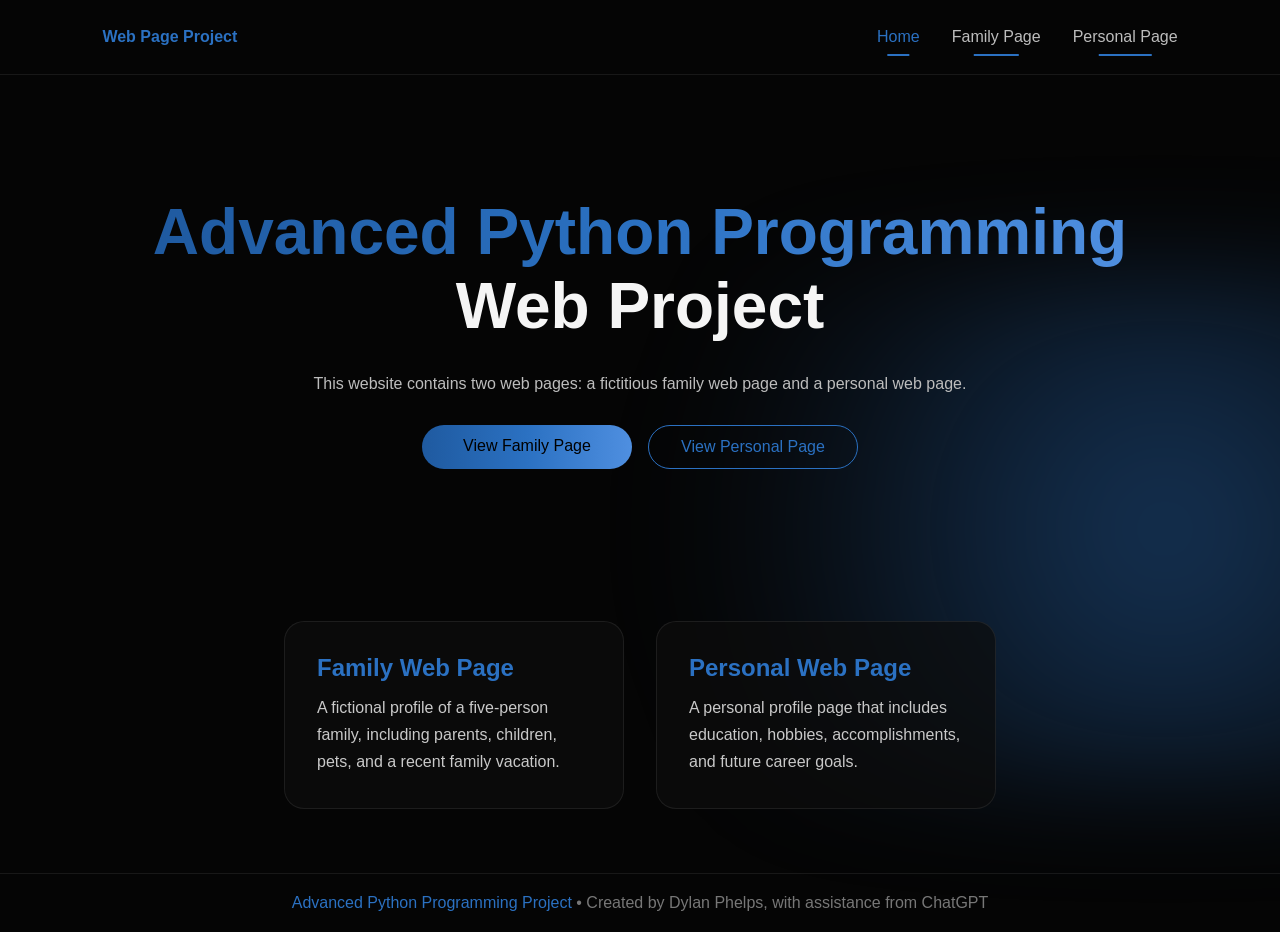
<file: index.html>
<!DOCTYPE html>
<html>
<head>
    <title>Advanced Python Web Project</title>
    <link rel="stylesheet" href="style.css">
</head>

<script>
document.querySelectorAll('.card').forEach(card => {
    card.addEventListener('mousemove', e => {
        const rect = card.getBoundingClientRect();
        card.style.setProperty('--x', (e.clientX - rect.left) + 'px');
        card.style.setProperty('--y', (e.clientY - rect.top) + 'px');
    });
});
</script>    
    
<body>

<nav>
    <div class="logo">Web Page Project</div>
    <div>
        <a href="index.html" class="active">Home</a>
        <a href="family.html">Family Page</a>
        <a href="personal.html">Personal Page</a>
    </div>
</nav>

<section class="hero">
    <h1>
    <span>Advanced Python Programming</span><br>
    Web Project
    </h1>
    <p>
        This website contains two web pages:
        a fictitious family web page and a personal web page.
    </p>

    <div class="button-group">
        <a class="btn" href="family.html">View Family Page</a>
        <a class="btn" href="personal.html">View Personal Page</a>
    </div>
</section>

<div class="container">
    <div class="card-grid">
        <div class="card">
            <h2>Family Web Page</h2>
            <p>
                A fictional profile of a five-person family, including
                parents, children, pets, and a recent family vacation.
            </p>
        </div>

        <div class="card">
            <h2>Personal Web Page</h2>
            <p>
                A personal profile page that includes education, hobbies,
                accomplishments, and future career goals.
            </p>
        </div>
    </div>
</div>

<footer>
    <p>
        <span class="footer-title">Advanced Python Programming Project</span>
        • Created by Dylan Phelps, with assistance from ChatGPT
    </p>
</footer>

</body>
</html>
</file>
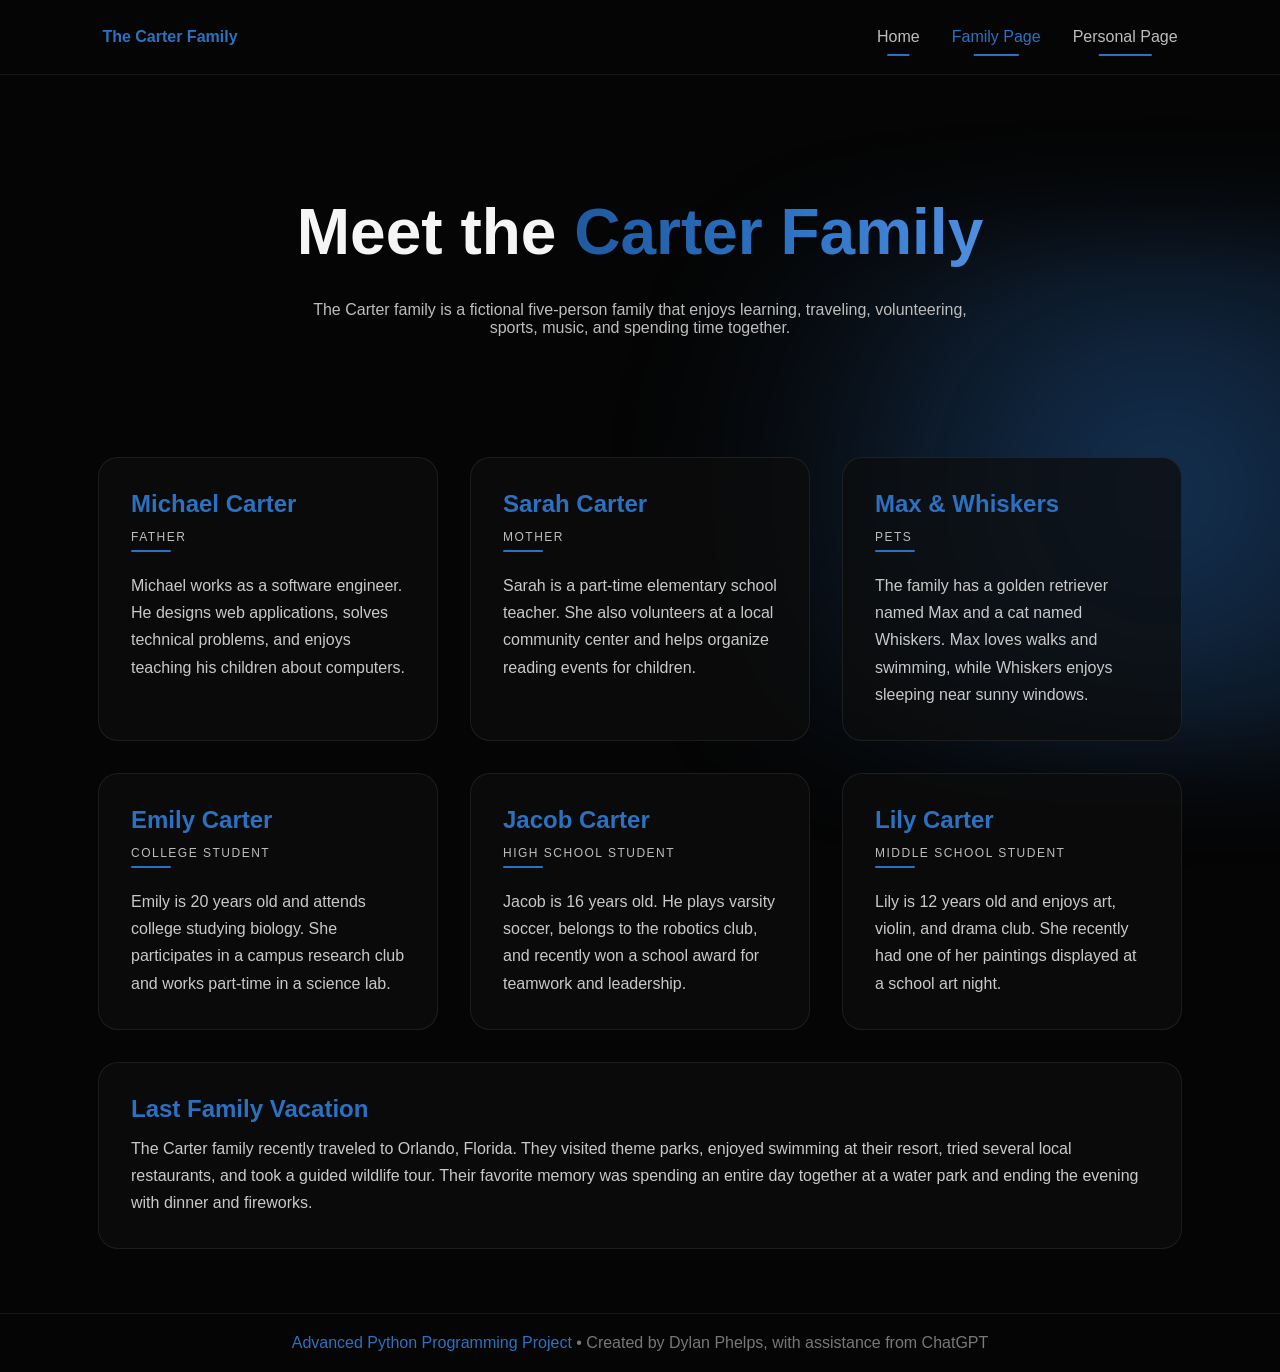
<file: family.html>
<!DOCTYPE html>
<html>
<head>
    <title>The Carter Family</title>
    <link rel="stylesheet" href="style.css">
</head>

<body>

<nav>
    <div class="logo">The Carter Family</div>
    <div>
        <a href="index.html">Home</a>
        <a href="family.html" class="active">Family Page</a>
        <a href="personal.html">Personal Page</a>
    </div>
</nav>

<section class="hero">
    <h1>Meet the <span>Carter Family</span></h1>
    <p>
        The Carter family is a fictional five-person family that enjoys learning,
        traveling, volunteering, sports, music, and spending time together.
    </p>
</section>

<div class="container">
    <div class="card-grid">

        <div class="card">
            <h2>Michael Carter</h2>
            <div class="role">Father</div>
            <p>
                Michael works as a software engineer. He designs web applications,
                solves technical problems, and enjoys teaching his children about computers.
            </p>
        </div>

        <div class="card">
            <h2>Sarah Carter</h2>
            <div class="role">Mother</div>
            <p>
                Sarah is a part-time elementary school teacher. She also volunteers
                at a local community center and helps organize reading events for children.
            </p>
        </div>

        <div class="card">
            <h2>Max & Whiskers</h2>
            <div class="role">Pets</div>
            <p>
                The family has a golden retriever named Max and a cat named Whiskers.
                Max loves walks and swimming, while Whiskers enjoys sleeping near sunny windows.
            </p>
        </div>

        <div class="card">
            <h2>Emily Carter</h2>
            <div class="role">College Student</div>
            <p>
                Emily is 20 years old and attends college studying biology.
                She participates in a campus research club and works part-time in a science lab.
            </p>
        </div>

        <div class="card">
            <h2>Jacob Carter</h2>
            <div class="role">High School Student</div>
            <p>
                Jacob is 16 years old. He plays varsity soccer, belongs to the robotics club,
                and recently won a school award for teamwork and leadership.
            </p>
        </div>

        <div class="card">
            <h2>Lily Carter</h2>
            <div class="role">Middle School Student</div>
            <p>
                Lily is 12 years old and enjoys art, violin, and drama club.
                She recently had one of her paintings displayed at a school art night.
            </p>
        </div>

        <div class="card">
            <h2>Last Family Vacation</h2>
            <p>
                The Carter family recently traveled to Orlando, Florida. They visited theme parks,
                enjoyed swimming at their resort, tried several local restaurants, and took a guided
                wildlife tour. Their favorite memory was spending an entire day together at a water park
                and ending the evening with dinner and fireworks.
            </p>
        </div>

    </div>
</div>

<footer>
    <p>
        <span class="footer-title">Advanced Python Programming Project</span>
        • Created by Dylan Phelps, with assistance from ChatGPT
    </p>
</footer>

</body>
</html>
</file>
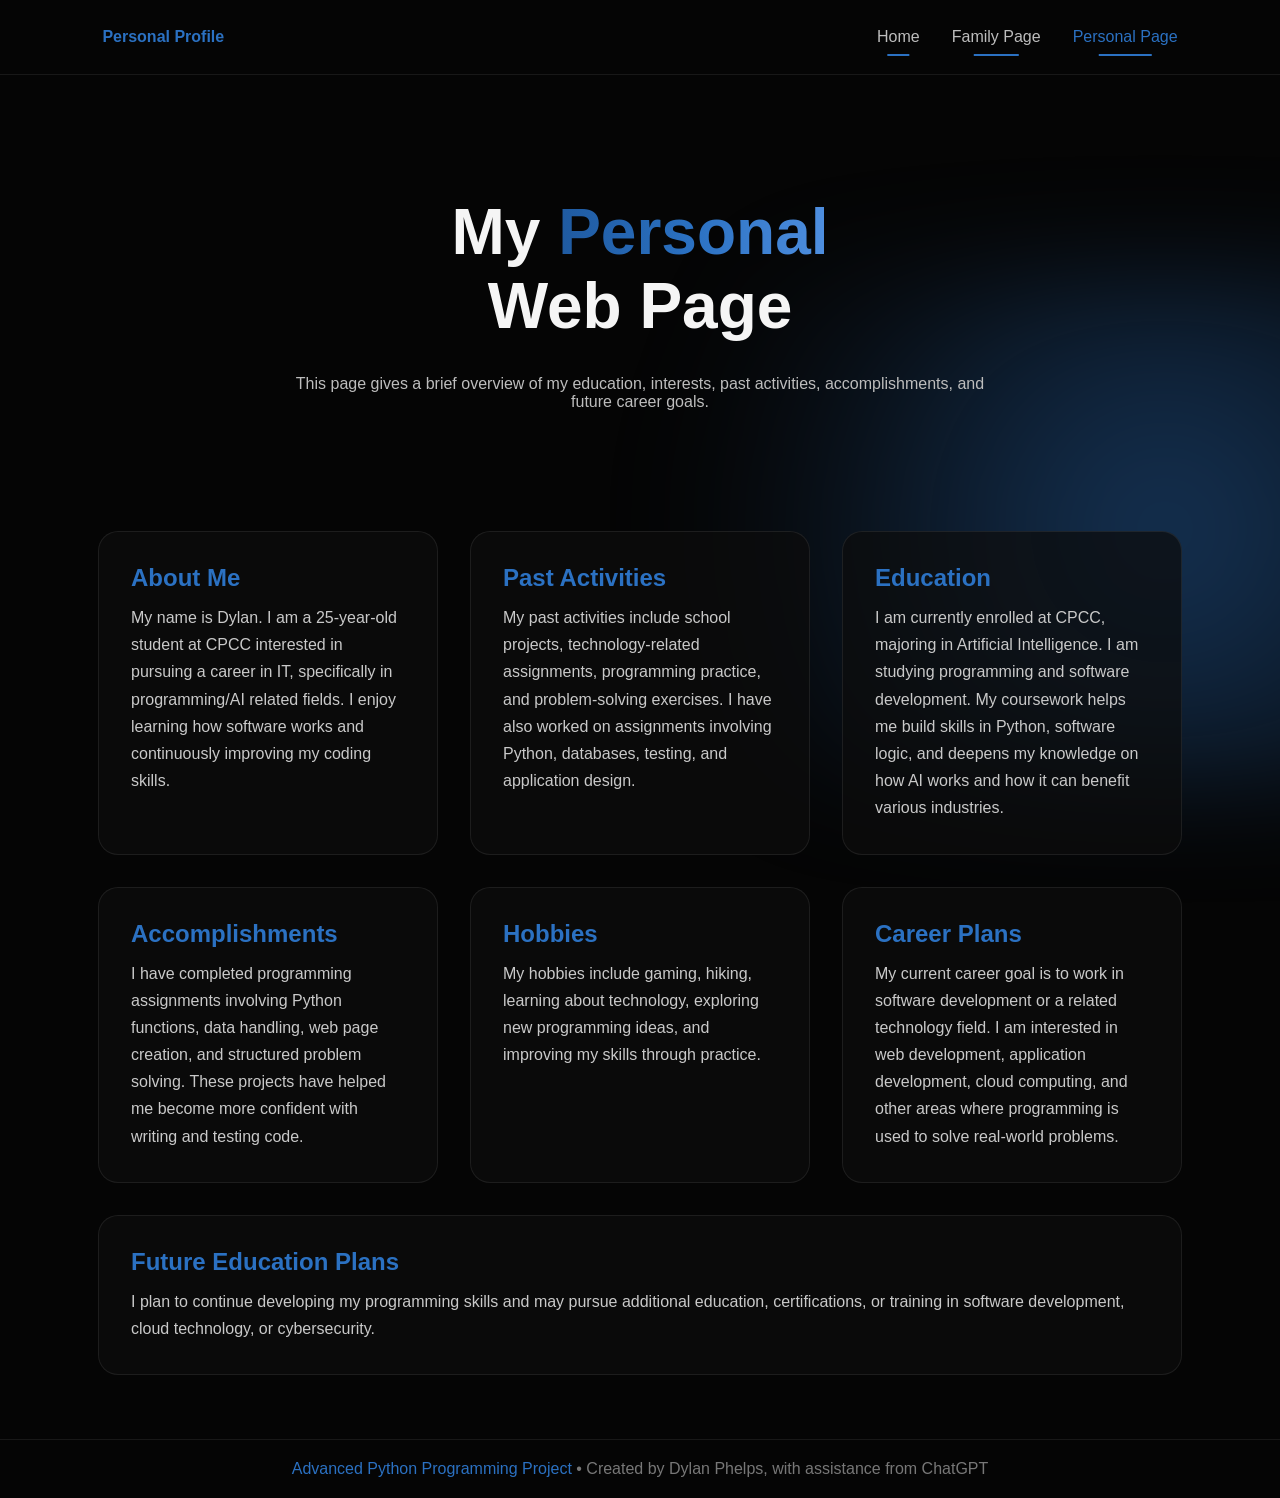
<file: personal.html>
<!DOCTYPE html>
<html>
<head>
    <title>My Personal Web Page</title>
    <link rel="stylesheet" href="style.css">
</head>

<body>

<nav>
    <div class="logo">Personal Profile</div>
    <div>
        <a href="index.html">Home</a>
        <a href="family.html">Family Page</a>
        <a href="personal.html" class="active">Personal Page</a>
    </div>
</nav>

<section class="hero">
    <h1>My <span>Personal</span><br>Web Page</h1>
    <p>
        This page gives a brief overview of my education, interests, past activities,
        accomplishments, and future career goals.
    </p>
</section>

<div class="container">
    <div class="card-grid">

        <div class="card">
            <h2>About Me</h2>
            <p>
                My name is Dylan. I am a 25-year-old student at CPCC interested in pursuing a career in IT, specifically in programming/AI related fields.
                I enjoy learning how software works and continuously improving my coding skills.
            </p>
        </div>

        <div class="card">
            <h2>Past Activities</h2>
            <p>
                My past activities include school projects, technology-related assignments,
                programming practice, and problem-solving exercises. I have also worked on assignments
                involving Python, databases, testing, and application design.
            </p>
        </div>

        <div class="card">
            <h2>Education</h2>
            <p>
                I am currently enrolled at CPCC, majoring in Artificial Intelligence. I am studying programming and software development.
                My coursework helps me build skills in Python, software logic, and deepens my knowledge on how AI works and how it can benefit various industries.
            </p>
        </div>

        <div class="card">
            <h2>Accomplishments</h2>
            <p>
                I have completed programming assignments involving Python functions, data handling,
                web page creation, and structured problem solving. These projects have helped me become
                more confident with writing and testing code.
            </p>
        </div>

        <div class="card">
            <h2>Hobbies</h2>
            <p>
                My hobbies include gaming, hiking, learning about technology, exploring new programming ideas,
                and improving my skills through practice.
            </p>
        </div>

        <div class="card">
            <h2>Career Plans</h2>
            <p>
                My current career goal is to work in software development or a related technology field.
                I am interested in web development, application development, cloud computing, and other
                areas where programming is used to solve real-world problems.
            </p>
        </div>

        <div class="card">
            <h2>Future Education Plans</h2>
            <p>
                I plan to continue developing my programming skills and may pursue additional education,
                certifications, or training in software development, cloud technology, or cybersecurity.
            </p>
        </div>

    </div>
</div>

<footer>
    <p>
        <span class="footer-title">Advanced Python Programming Project</span>
        • Created by Dylan Phelps, with assistance from ChatGPT
    </p>
</footer>

</body>
</html>
</file>
<file: style.css>
* {
    box-sizing: border-box;
    margin: 0;
    padding: 0;
}

:root {
    --accent: #2b71c2;
    --accent-light: #4f8fe0;
    --accent-dark: #1f5aa0;

    --bg: #050505;
    --card: rgba(13, 13, 13, 0.72);
    --border: rgba(255, 255, 255, 0.08);
    --text: #f5f5f5;
    --muted: #c9c9c9;

    --space-sm: 16px;
    --space-md: 32px;
    --space-lg: 64px;
    --space-xl: 120px;

    --card-width: 340px;
}

html {
    scroll-behavior: smooth;
}

body {
    font-family: Arial, Helvetica, sans-serif;
    background: var(--bg);
    color: var(--text);
    min-height: 100vh;
    -webkit-font-smoothing: antialiased;
    animation: pageFade 0.6s ease both;
}

/* NAV */
nav {
    display: flex;
    justify-content: space-between;
    align-items: center;
    padding: 22px 8%;
    border-bottom: 1px solid var(--border);
    animation: fadeDown 0.6s ease both;
}

.logo {
    color: var(--accent);
    font-weight: 700;
}

nav div:last-child {
    display: flex;
    gap: 32px;
}

nav a {
    position: relative;
    color: #bdbdbd;
    text-decoration: none;
    padding: 6px 0;
    transition: color 0.25s ease;
}

nav a::after {
    content: "";
    position: absolute;
    left: 50%;
    bottom: -4px;
    width: 50%;
    height: 2px;
    background: var(--accent);
    transform: translateX(-50%);
    transition: width 0.25s ease;
}

nav a:hover::after {
    width: 100%;
}

nav a.active {
    color: var(--accent);
}

nav a:hover {
    color: var(--accent-light);
}

/* HERO */
.hero {
    padding: var(--space-xl) 10%;
    text-align: center;
}

.hero h1 {
    font-size: 4rem;
    margin-bottom: var(--space-md);
    position: relative;
    opacity: 0;
    animation: titleLoad 0.8s ease forwards;
}

.hero h1 span {
    background: linear-gradient(90deg, var(--accent-dark), var(--accent), var(--accent-light));
    -webkit-background-clip: text;
    background-clip: text;
    color: transparent;
}

.hero h1::before {
    content: "";
    position: absolute;
    left: 50%;
    top: 50%;
    width: 1050px;
    height: 520px;
    background: radial-gradient(
        circle,
        rgba(43, 113, 194, 0.42) 0%,
        rgba(43, 113, 194, 0.24) 35%,
        rgba(43, 113, 194, 0.09) 60%,
        transparent 85%
    );
    filter: blur(55px);
    z-index: -1;
    animation: glowPulse 4s ease-in-out infinite;
}

.hero p {
    color: #bdbdbd;
    max-width: 700px;
    margin: auto;
    opacity: 0;
    animation: fadeUp 0.8s ease 0.2s forwards;
}

/* BUTTONS */
.button-group {
    display: flex;
    justify-content: center;
    gap: var(--space-sm);
    margin: 32px 0;
    opacity: 0;
    animation: fadeUp 0.8s ease 0.35s forwards;
}

.btn {
    min-width: 210px;
    text-align: center;
    padding: 12px 24px;
    border-radius: 999px;
    text-decoration: none;
    transition: 0.25s;
}

.btn:first-child {
    background: linear-gradient(90deg, var(--accent-dark), var(--accent), var(--accent-light));
    color: black;
}

.btn:last-child {
    border: 1px solid var(--accent);
    color: var(--accent);
}

.btn:hover {
    transform: translateY(-3px) scale(1.03);
    box-shadow: 0 0 22px rgba(43, 113, 194, 0.4);
}

/* LOCKED LAYOUT */
.container {
    max-width: calc((var(--card-width) * 3) + (var(--space-md) * 2));
    margin: auto;
    padding: 0;
}

.card-grid {
    display: grid;
    grid-template-columns: repeat(3, var(--card-width));
    gap: var(--space-md);
    justify-content: center;
}

/* HOME PAGE FIX: if there are only 2 cards, center them */
.card-grid:has(.card:nth-child(2):last-child) {
    grid-template-columns: repeat(2, var(--card-width));
}

/* CARDS */
.card {
    background: var(--card);
    border: 1px solid var(--border);
    padding: 32px;
    border-radius: 20px;
    transition: 0.25s;
    opacity: 0;
    animation: fadeUp 0.6s ease forwards;
}

.card:hover {
    border-color: var(--accent);
    transform: translateY(-6px);
    box-shadow: 0 0 20px rgba(43, 113, 194, 0.2);
}

.card:nth-child(1) { animation-delay: 0.15s; }
.card:nth-child(2) { animation-delay: 0.25s; }
.card:nth-child(3) { animation-delay: 0.35s; }
.card:nth-child(4) { animation-delay: 0.45s; }
.card:nth-child(5) { animation-delay: 0.55s; }
.card:nth-child(6) { animation-delay: 0.65s; }
.card:nth-child(7) { animation-delay: 0.75s; }

/* WIDE BOTTOM CARD */
.card-grid > .card:last-child:nth-child(7) {
    grid-column: 1 / 4;
    width: 100%;
}

.card h2 {
    color: var(--accent);
    margin-bottom: 12px;
}

.card p {
    color: var(--muted);
    line-height: 1.7;
}

/* FAMILY ROLE LABELS */
.role {
    font-size: 0.75rem;
    letter-spacing: 1.5px;
    text-transform: uppercase;
    color: #bdbdbd;
    margin-bottom: 12px;
    position: relative;
    padding-bottom: 8px;
}

.role::after {
    content: "";
    display: block;
    width: 40px;
    height: 2px;
    background: var(--accent);
    margin-top: 6px;
    border-radius: 999px;
}

/* FOOTER */
footer {
    margin-top: var(--space-lg);
    padding: 20px;
    text-align: center;
    color: #777;
    border-top: 1px solid var(--border);
}

.footer-title {
    color: var(--accent);
    font-weight: 500;
}

/* ANIMATIONS */
@keyframes pageFade {
    from { opacity: 0; }
    to { opacity: 1; }
}

@keyframes titleLoad {
    from {
        opacity: 0;
        transform: translateY(20px);
    }

    to {
        opacity: 1;
        transform: translateY(0);
    }
}

@keyframes glowPulse {
    0%, 100% {
        opacity: 0.6;
        transform: translate(-50%, -50%) scale(0.96);
    }

    50% {
        opacity: 1;
        transform: translate(-50%, -50%) scale(1.04);
    }
}

@keyframes fadeUp {
    from {
        opacity: 0;
        transform: translateY(18px);
    }

    to {
        opacity: 1;
        transform: translateY(0);
    }
}

@keyframes fadeDown {
    from {
        opacity: 0;
        transform: translateY(-12px);
    }

    to {
        opacity: 1;
        transform: translateY(0);
    }
}

/* RESPONSIVE */
@media (max-width: 1100px) {
    .container {
        max-width: calc((var(--card-width) * 2) + var(--space-md));
    }

    .card-grid {
        grid-template-columns: repeat(2, var(--card-width));
    }

    .card-grid > .card:last-child:nth-child(7) {
        grid-column: 1 / 3;
    }
}

@media (max-width: 750px) {
    .container {
        max-width: var(--card-width);
    }

    .card-grid,
    .card-grid:has(.card:nth-child(2):last-child) {
        grid-template-columns: 1fr;
    }

    .card-grid > .card:last-child:nth-child(7) {
        grid-column: 1;
    }

    .button-group {
        flex-direction: column;
    }

    nav {
        flex-direction: column;
        gap: 16px;
    }

    nav div:last-child {
        flex-wrap: wrap;
        justify-content: center;
    }

    .hero h1 {
        font-size: 2.4rem;
    }
}
</file>
